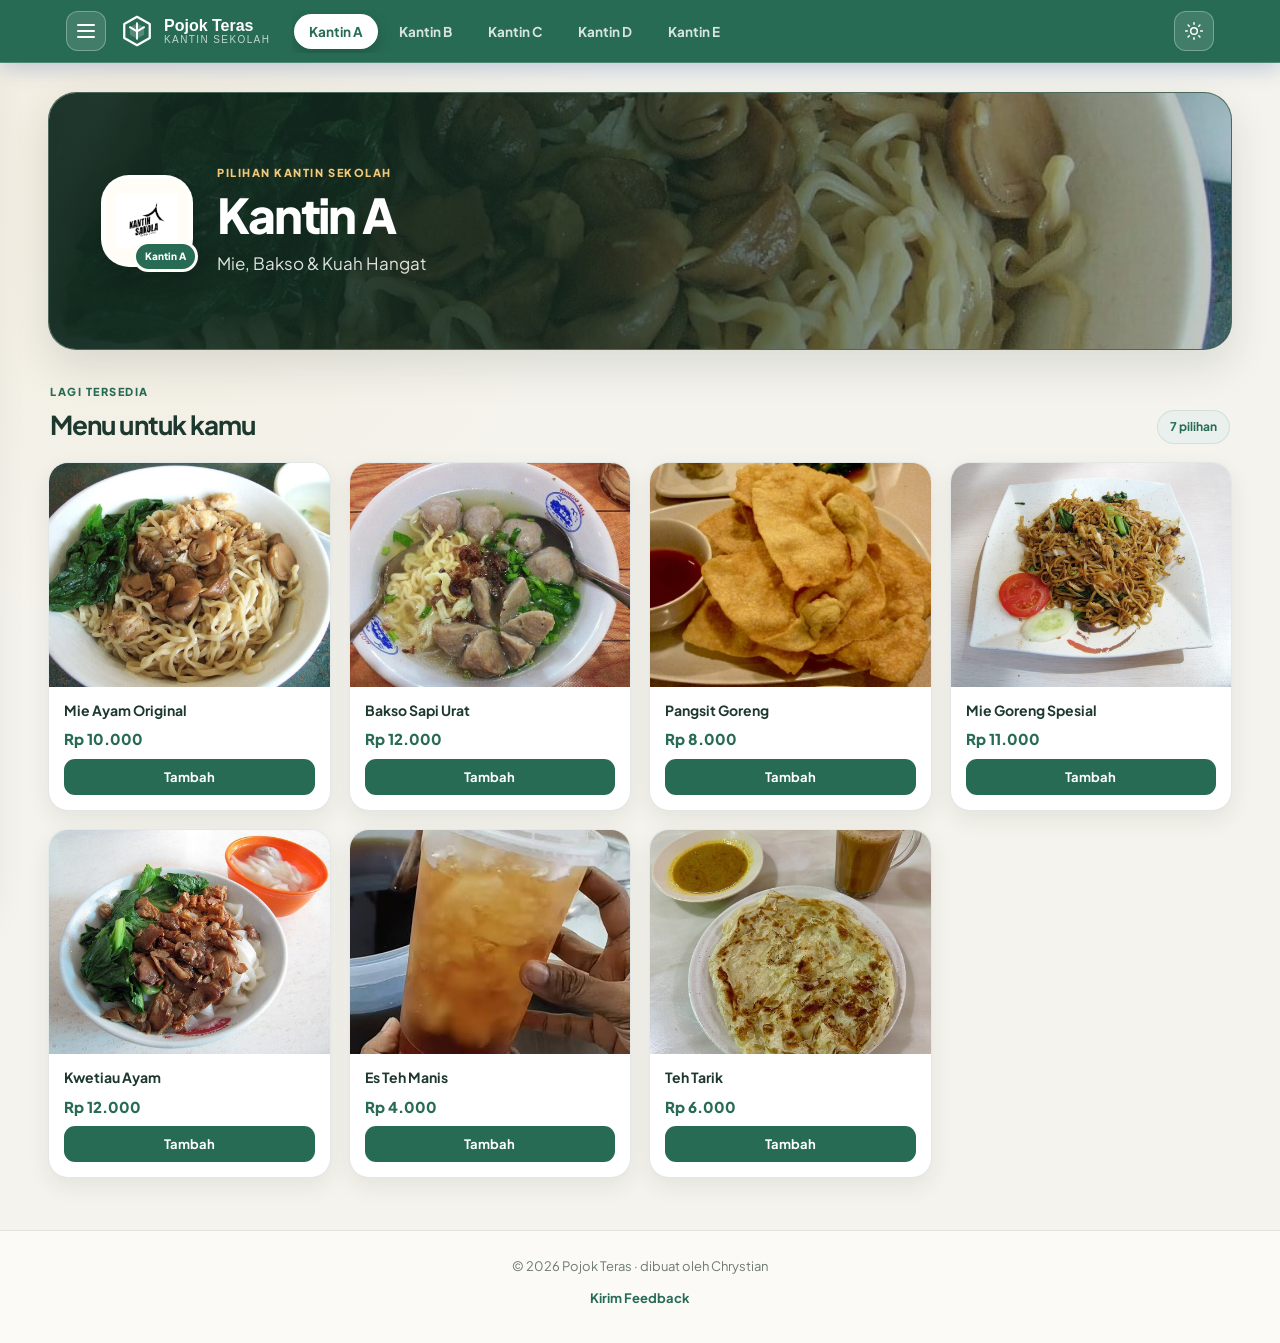
<file: index.html>
<!DOCTYPE html>
<html lang="id" data-theme="light">
<head>
  <meta charset="UTF-8" />
  <meta name="viewport" content="width=device-width, initial-scale=1.0" />
  <meta name="description" content="Pojok Teras - katalog menu kantin sekolah yang rapi per kantin." />
  <title>Pojok Teras</title>
  <link rel="stylesheet" href="style.css" />
</head>
<body>
  <header class="navbar">
    <div class="nav-inner">
      <button class="icon-btn hamburger" id="hamburger" type="button" aria-label="Buka menu akun" aria-expanded="false">
        <span></span><span></span><span></span>
      </button>
      <button class="brand" id="brandBtn" type="button" aria-label="Kembali ke beranda">
        <span class="brand-logo" aria-hidden="true">
          <svg viewBox="0 0 24 24" fill="none">
            <path d="M12 2 3 7v10l9 5 9-5V7l-9-5Z" stroke="currentColor" stroke-width="1.6" stroke-linejoin="round"/>
            <path d="M12 6.5 7 9.3v5.4l5 2.8 5-2.8V9.3L12 6.5Z" fill="currentColor" opacity=".22"/>
            <path d="M12 6.5v11" stroke="currentColor" stroke-width="1.4" stroke-linecap="round"/>
            <path d="M7 9.3l5 2.9 5-2.9" stroke="currentColor" stroke-width="1.4" stroke-linecap="round"/>
          </svg>
        </span>
        <span class="brand-text">
          <strong>Pojok Teras</strong>
          <small>Kantin Sekolah</small>
        </span>
      </button>

      <nav class="nav-links" id="navLinks" aria-label="Daftar kantin"></nav>

      <div class="nav-actions">
        <button class="icon-btn" id="themeToggle" type="button" aria-label="Ubah mode warna">
          <svg class="ico-sun" viewBox="0 0 24 24" width="20" height="20" fill="none" stroke="currentColor" stroke-width="1.8" stroke-linecap="round">
            <circle cx="12" cy="12" r="4"/><path d="M12 2v2M12 20v2M2 12h2M20 12h2M4.9 4.9l1.4 1.4M17.7 17.7l1.4 1.4M19.1 4.9l-1.4 1.4M6.3 17.7l-1.4 1.4"/>
          </svg>
          <svg class="ico-moon" viewBox="0 0 24 24" width="20" height="20" fill="none" stroke="currentColor" stroke-width="1.8" stroke-linecap="round" stroke-linejoin="round">
            <path d="M21 12.8A9 9 0 1 1 11.2 3a7 7 0 0 0 9.8 9.8Z"/>
          </svg>
        </button>
      </div>
    </div>
  </header>

  <div class="overlay" id="overlay" hidden></div>

  <aside class="account-panel" id="accountPanel" aria-hidden="true">
    <div class="account-head">
      <div class="avatar" id="accountAvatar">C</div>
      <div class="account-meta">
        <p class="account-name" id="accountName">Chrystian</p>
        <p class="account-id">ID <span id="accountId">000</span></p>
      </div>
      <button class="panel-close" id="panelClose" type="button" aria-label="Tutup menu">&times;</button>
    </div>

    <div class="account-body">
      <div class="panel-card">
        <button class="panel-toggle" id="feedbackToggle" type="button" aria-expanded="false" aria-controls="feedbackFormWrap">
          <span class="panel-toggle-text">
            <h3>Feedback</h3>
            <p class="muted">Bantu kami memperbaiki Pojok Teras.</p>
          </span>
          <svg class="toggle-chevron" viewBox="0 0 24 24" width="18" height="18" fill="none" stroke="currentColor" stroke-width="2.2" stroke-linecap="round" stroke-linejoin="round">
            <path d="m6 9 6 6 6-6" />
          </svg>
        </button>
        <div class="feedback-wrap" id="feedbackFormWrap">
          <form id="feedbackForm" novalidate>
            <label for="fbName">Nama</label>
            <input id="fbName" name="nama" type="text" placeholder="Nama kamu" required />

            <label for="fbTopic">Topik</label>
            <input id="fbTopic" name="topik" type="text" placeholder="Contoh: Menu / Tampilan" required />

            <label for="fbMessage">Pesan</label>
            <textarea id="fbMessage" name="pesan" rows="3" placeholder="Tulis masukanmu..." required></textarea>

            <button class="btn btn-primary" type="submit">Kirim Feedback</button>
          </form>
        </div>
      </div>
    </div>
  </aside>

  <main class="content">
    <div id="canteenSections"></div>
  </main>

  <footer class="footer">
    <p>&copy; <span id="year"></span> Pojok Teras &middot; dibuat oleh Chrystian</p>
    <a href="#" id="footerFeedback">Kirim Feedback</a>
  </footer>

  <!-- Bottom sheet (keranjang) -->
  <div class="sheet-wrap" id="sheetWrap" hidden>
    <section class="bottom-sheet collapsed" id="bottomSheet" role="dialog" aria-modal="false" aria-label="Keranjang pesanan">
      <button class="sheet-handle" id="sheetToggle" type="button" aria-expanded="false" aria-controls="sheetBody" aria-label="Perkecil atau perbesar keranjang">
        <span class="handle-bar"></span>
        <svg class="handle-chevron" viewBox="0 0 24 24" width="16" height="16" fill="none" stroke="currentColor" stroke-width="2.2" stroke-linecap="round" stroke-linejoin="round">
          <path d="m6 9 6 6 6-6" />
        </svg>
      </button>
      <div class="sheet-panel">
        <div class="sheet-head">
          <h2>Pesanan Kamu</h2>
          <span class="sheet-count" id="sheetCount">0 item</span>
        </div>
        <div class="sheet-body" id="sheetBody"></div>
      </div>
      <div class="sheet-foot">
        <div class="total-line">
          <span>Total Harga</span>
          <strong id="sheetTotal">Rp 0</strong>
        </div>
        <button class="btn btn-primary btn-block" id="sheetPay" type="button" disabled>Bayar</button>
      </div>
    </section>
  </div>

  <!-- Payment modal -->
  <div class="modal-wrap" id="payWrap" hidden>
    <div class="modal-backdrop" id="payBackdrop"></div>
    <section class="modal" role="dialog" aria-modal="true" aria-label="Konfirmasi pembayaran">
      <div class="modal-head">
        <h2>Konfirmasi Pembayaran</h2>
        <button class="panel-close" id="payClose" type="button" aria-label="Tutup">&times;</button>
      </div>
      <div class="modal-body">
        <div class="pay-list" id="payList"></div>
        <div class="grand-total">
          <span>Total Bayar</span>
          <strong id="payTotal">Rp 0</strong>
        </div>
        <div class="pay-methods">
          <p class="pay-methods-title">Metode Pembayaran</p>
          <div class="method-grid">
            <label class="method"><input type="radio" name="payMethod" value="QRIS" /><span>QRIS</span></label>
            <label class="method"><input type="radio" name="payMethod" value="GoPay" /><span>GoPay</span></label>
            <label class="method"><input type="radio" name="payMethod" value="DANA" /><span>DANA</span></label>
            <label class="method"><input type="radio" name="payMethod" value="ShopeePay" /><span>ShopeePay</span></label>
          </div>
          <p class="pay-error" id="payError" hidden>Silakan pilih metode pembayaran terlebih dahulu.</p>
        </div>
      </div>
      <div class="modal-foot">
        <button class="btn btn-ghost" id="payCancel" type="button">Batal</button>
        <button class="btn btn-primary" id="payConfirm" type="button">Bayar</button>
      </div>
    </section>
  </div>

  <div class="toast" id="toast" role="status" aria-live="polite"></div>

  <script src="script.js"></script>
</body>
</html>
</file>
<file: style.css>
@font-face {
  font-family: "Plus Jakarta Sans";
  font-style: normal;
  font-weight: 400 800;
  font-display: swap;
  src: url("fonts/pjs-latin-ext.woff2") format("woff2");
  unicode-range: U+0100-02BA, U+02BD-02C5, U+02C7-02CC, U+02CE-02D7, U+02DD-02FF, U+0304, U+0308, U+0329, U+1D00-1DBF, U+1E00-1E9F, U+1EF2-1EFF, U+2020, U+20A0-20AB, U+20AD-20C4, U+2113, U+2C60-2C7F, U+A720-A7FF;
}
@font-face {
  font-family: "Plus Jakarta Sans";
  font-style: normal;
  font-weight: 400 800;
  font-display: swap;
  src: url("fonts/pjs-latin.woff2") format("woff2");
  unicode-range: U+0000-00FF, U+0131, U+0152-0153, U+02BB-02BC, U+02C6, U+02DA, U+02DC, U+0304, U+0308, U+0329, U+2000-206F, U+20AC, U+2122, U+2191, U+2193, U+2212, U+2215, U+FEFF, U+FFFD;
}

:root {
  --primary: #276b55;
  --primary-2: #3c866b;
  --accent: #e9aa4a;
  --bg: #f4f3ed;
  --bg-2: #fbfaf6;
  --surface: rgba(255, 255, 255, 0.94);
  --surface-solid: #ffffff;
  --text: #1d382e;
  --muted: #6d7b72;
  --border: rgba(29, 56, 46, 0.12);
  --shadow: 0 16px 42px rgba(34, 52, 43, 0.12);
  --shadow-sm: 0 8px 22px rgba(34, 52, 43, 0.08);
  --danger: #e23b3b;
  --nav-h: 62px;
  --radius: 18px;
}

[data-theme="dark"] {
  --primary: #69b692;
  --primary-2: #438d6d;
  --accent: #e9aa4a;
  --bg: #111a16;
  --bg-2: #18251e;
  --surface: rgba(27, 41, 33, 0.94);
  --surface-solid: #1b2921;
  --text: #edf4ed;
  --muted: #a3b2a7;
  --border: rgba(181, 211, 190, 0.16);
  --shadow: 0 14px 36px rgba(0, 0, 0, 0.32);
  --shadow-sm: 0 8px 20px rgba(0, 0, 0, 0.22);
}

* { box-sizing: border-box; }

html { scroll-behavior: smooth; }

body {
  margin: 0;
  font-family: "Plus Jakarta Sans", system-ui, -apple-system, "Segoe UI", sans-serif;
  color: var(--text);
  background:
    radial-gradient(ellipse at 10% 12%, color-mix(in srgb, var(--accent) 8%, transparent), transparent 30rem),
    var(--bg);
  min-height: 100vh;
  line-height: 1.5;
  -webkit-font-smoothing: antialiased;
  transition: background 0.35s ease, color 0.35s ease;
}

/* ===== Navbar ===== */
.navbar {
  position: fixed;
  top: 0;
  left: 0;
  right: 0;
  z-index: 60;
  background: var(--primary);
  border-bottom: 1px solid color-mix(in srgb, #fff 18%, transparent);
  box-shadow: 0 6px 20px rgba(11, 61, 145, 0.22);
}

.nav-inner {
  position: relative;
  max-width: 1180px;
  margin: 0 auto;
  height: var(--nav-h);
  padding: 0 16px;
  display: flex;
  align-items: center;
  gap: 14px;
}

.brand {
  display: flex;
  align-items: center;
  gap: 10px;
  border: 0;
  background: none;
  cursor: pointer;
  color: #fff;
  padding: 0;
  flex-shrink: 0;
}

.brand-logo { width: 34px; height: 34px; display: grid; place-items: center; }
.brand-logo svg { width: 34px; height: 34px; }

.brand-text { display: flex; flex-direction: column; text-align: left; line-height: 1.1; }
.brand-text strong {
  font-size: 16px;
  font-weight: 800;
  color: #fff;
  -webkit-text-fill-color: #fff;
}
.brand-text small { font-size: 10px; color: rgba(255, 255, 255, 0.72); letter-spacing: 0.14em; text-transform: uppercase; }

.nav-links {
  display: flex;
  gap: 6px;
  margin-left: 8px;
  flex: 1;
  min-width: 0;
  overflow-x: auto;
  scrollbar-width: none;
  padding: 4px 2px;
}
.nav-links::-webkit-scrollbar { display: none; }

.nav-link {
  border: 1px solid transparent;
  background: transparent;
  color: rgba(255, 255, 255, 0.82);
  font-family: inherit;
  font-weight: 700;
  font-size: 13.5px;
  padding: 8px 14px;
  border-radius: 999px;
  cursor: pointer;
  white-space: nowrap;
  transition: all 0.2s ease;
}
.nav-link:hover { color: #fff; background: rgba(255, 255, 255, 0.16); }
.nav-link.active {
  color: var(--primary);
  background: #fff;
  box-shadow: 0 6px 16px rgba(0, 0, 0, 0.18);
}

.nav-actions { display: flex; align-items: center; gap: 8px; flex-shrink: 0; }

.icon-btn {
  position: relative;
  width: 40px;
  height: 40px;
  border-radius: 12px;
  border: 1px solid rgba(255, 255, 255, 0.3);
  background: rgba(255, 255, 255, 0.12);
  color: #fff;
  display: grid;
  place-items: center;
  cursor: pointer;
  transition: transform 0.15s ease, background 0.2s ease, color 0.2s ease;
}
.icon-btn:hover { color: #fff; background: rgba(255, 255, 255, 0.24); transform: translateY(-1px); }
.icon-btn:active { transform: translateY(0) scale(0.96); }

#themeToggle .ico-moon { display: none; }
[data-theme="dark"] #themeToggle .ico-sun { display: none; }
[data-theme="dark"] #themeToggle .ico-moon { display: block; }

.hamburger { display: block; position: relative; }
.hamburger span {
  position: absolute;
  left: 50%;
  top: 50%;
  width: 18px;
  height: 2px;
  border-radius: 2px;
  background: currentColor;
  transform: translate(-50%, -50%);
  transition: transform 0.25s ease, opacity 0.2s ease;
}
.hamburger span:nth-child(1) { transform: translate(-50%, calc(-50% - 6px)); }
.hamburger span:nth-child(3) { transform: translate(-50%, calc(-50% + 6px)); }
.hamburger[aria-expanded="true"] span:nth-child(1) { transform: translate(-50%, -50%) rotate(45deg); }
.hamburger[aria-expanded="true"] span:nth-child(2) { opacity: 0; }
.hamburger[aria-expanded="true"] span:nth-child(3) { transform: translate(-50%, -50%) rotate(-45deg); }

/* ===== Overlay ===== */
.overlay {
  position: fixed;
  inset: var(--nav-h) 0 0 0;
  background: rgba(4, 12, 30, 0.5);
  backdrop-filter: blur(2px);
  z-index: 55;
  animation: fade 0.25s ease;
}
.overlay[hidden] { display: none; }

@keyframes fade { from { opacity: 0; } to { opacity: 1; } }

/* ===== Account panel ===== */
.account-panel {
  position: fixed;
  top: var(--nav-h);
  left: 0;
  width: min(360px, 88vw);
  height: calc(100dvh - var(--nav-h));
  background: var(--bg-2);
  border-right: 1px solid var(--border);
  z-index: 58;
  display: flex;
  flex-direction: column;
  transform: translateX(-105%);
  transition: transform 0.32s cubic-bezier(0.4, 0, 0.2, 1);
  box-shadow: var(--shadow);
}
.account-panel.open { transform: translateX(0); }

.account-head {
  display: flex;
  align-items: center;
  gap: 12px;
  padding: 18px 18px 14px;
  border-bottom: 1px solid var(--border);
  background: linear-gradient(120deg, color-mix(in srgb, var(--primary) 12%, transparent), transparent);
}
.avatar {
  width: 46px;
  height: 46px;
  border-radius: 14px;
  display: grid;
  place-items: center;
  font-weight: 800;
  font-size: 20px;
  color: #fff;
  background: linear-gradient(140deg, var(--primary), var(--accent));
  flex-shrink: 0;
}
.account-meta { flex: 1; min-width: 0; }
.account-name { margin: 0; font-weight: 800; font-size: 16px; }
.account-id { margin: 2px 0 0; font-size: 12px; color: var(--muted); letter-spacing: 0.08em; }
.account-id span { font-weight: 800; color: var(--primary); }

.panel-close {
  border: 0;
  background: transparent;
  color: var(--muted);
  font-size: 26px;
  line-height: 1;
  cursor: pointer;
  width: 34px;
  height: 34px;
  border-radius: 10px;
}
.panel-close:hover { background: color-mix(in srgb, var(--primary) 12%, transparent); color: var(--primary); }

.account-body { padding: 16px; overflow-y: auto; }
.panel-card {
  background: var(--surface);
  border: 1px solid var(--border);
  border-radius: var(--radius);
  padding: 16px;
  box-shadow: var(--shadow-sm);
}
.panel-card h3 { margin: 0 0 4px; font-size: 15px; }
.panel-card .muted { margin: 0; font-size: 12.5px; color: var(--muted); }

.panel-toggle {
  width: 100%;
  display: flex;
  align-items: center;
  justify-content: space-between;
  gap: 10px;
  border: 0;
  background: transparent;
  padding: 0;
  cursor: pointer;
  text-align: left;
  color: var(--text);
  font-family: inherit;
}
.panel-toggle-text { display: block; }
.panel-toggle:hover h3 { color: var(--primary); }
.panel-toggle .toggle-chevron {
  flex-shrink: 0;
  color: var(--muted);
  transition: transform 0.28s ease, color 0.2s ease;
}
.panel-toggle:hover .toggle-chevron { color: var(--primary); }
.panel-toggle[aria-expanded="true"] .toggle-chevron { transform: rotate(180deg); }

.feedback-wrap {
  overflow: hidden;
  max-height: 0;
  opacity: 0;
  transition: max-height 0.34s cubic-bezier(0.4, 0, 0.2, 1), opacity 0.25s ease;
}
.feedback-wrap.open { max-height: 520px; opacity: 1; }
.feedback-wrap form { padding-top: 12px; }

/* ===== Forms ===== */
form label {
  display: block;
  font-size: 12px;
  font-weight: 700;
  margin: 10px 0 5px;
  color: var(--text);
}
input, textarea {
  width: 100%;
  font-family: inherit;
  font-size: 13.5px;
  color: var(--text);
  background: var(--bg-2);
  border: 1px solid var(--border);
  border-radius: 12px;
  padding: 10px 12px;
  resize: vertical;
  transition: border-color 0.2s ease, box-shadow 0.2s ease;
}
input:focus, textarea:focus {
  outline: none;
  border-color: var(--primary-2);
  box-shadow: 0 0 0 3px color-mix(in srgb, var(--primary-2) 22%, transparent);
}

/* ===== Buttons ===== */
.btn {
  font-family: inherit;
  font-weight: 700;
  font-size: 14px;
  border-radius: 12px;
  padding: 11px 18px;
  border: 1px solid transparent;
  cursor: pointer;
  transition: transform 0.15s ease, filter 0.2s ease, background 0.2s ease;
}
.btn:active { transform: scale(0.98); }
.btn-primary {
  color: #fff;
  background: linear-gradient(120deg, var(--primary), var(--primary-2));
  box-shadow: 0 8px 20px rgba(47, 126, 240, 0.35);
}
.btn-primary:hover { filter: brightness(1.08); }
.btn-primary:disabled { opacity: 0.5; cursor: not-allowed; box-shadow: none; filter: none; }
.btn-ghost { background: transparent; border-color: var(--border); color: var(--text); }
.btn-ghost:hover { background: color-mix(in srgb, var(--primary) 10%, transparent); }
.btn-block { width: 100%; margin-top: 12px; }

/* ===== Content ===== */
.content {
  width: 100%;
  max-width: 1240px;
  margin: 0 auto;
  padding: calc(var(--nav-h) + 30px) 24px 52px;
}

.canteen-section { display: none; animation: rise 0.4s ease; }
.canteen-section.active { display: block; }

@keyframes rise { from { opacity: 0; transform: translateY(14px); } to { opacity: 1; transform: none; } }

.section-hero {
  position: relative;
  isolation: isolate;
  display: flex;
  align-items: center;
  gap: 24px;
  min-height: 258px;
  overflow: hidden;
  padding: clamp(24px, 5vw, 52px);
  border: 1px solid rgba(255, 255, 255, 0.18);
  border-radius: 28px;
  color: #fff;
  background: #254537;
  box-shadow: var(--shadow);
}
.section-hero::after {
  content: "";
  position: absolute;
  z-index: -1;
  inset: 0;
  background: linear-gradient(90deg, rgba(17, 41, 31, 0.94) 0%, rgba(17, 41, 31, 0.8) 44%, rgba(17, 41, 31, 0.24) 100%);
}
.section-hero-image {
  position: absolute;
  z-index: -2;
  inset: 0;
  width: 100%;
  height: 100%;
  object-fit: cover;
  object-position: center 54%;
}
.store-avatar {
  position: relative;
  display: grid;
  width: 92px;
  height: 92px;
  place-items: center;
  flex: 0 0 92px;
  border: 4px solid rgba(255, 255, 255, 0.92);
  border-radius: 28px;
  color: var(--primary);
  background: #fffdf6;
  box-shadow: 0 12px 28px rgba(0, 0, 0, 0.2);
}
.store-mark { width: 62px; height: 62px; object-fit: contain; }
.store-name-badge {
  position: absolute;
  right: -9px;
  bottom: -9px;
  padding: 5px 9px;
  border: 3px solid #fffdf6;
  border-radius: 999px;
  color: #fff;
  background: var(--primary);
  font-size: 10px;
  font-weight: 800;
  white-space: nowrap;
}
.hero-copy { max-width: 590px; }
.hero-eyebrow,
.section-kicker {
  margin: 0 0 7px;
  font-size: 11px;
  font-weight: 800;
  letter-spacing: 0.14em;
  text-transform: uppercase;
}
.hero-eyebrow { color: #f3c878; }
.hero-copy h2 {
  margin: 0;
  color: #fff;
  font-size: clamp(30px, 5vw, 48px);
  font-weight: 800;
  letter-spacing: -0.045em;
  line-height: 1.08;
}
.hero-description {
  margin: 11px 0 0;
  color: rgba(255, 255, 255, 0.86);
  font-size: clamp(14px, 2vw, 17px);
}

.section-heading {
  display: flex;
  align-items: end;
  justify-content: space-between;
  gap: 14px;
  margin: 34px 2px 18px;
}
.section-kicker { color: var(--primary); margin-bottom: 4px; }
.section-heading h3 {
  margin: 0;
  font-size: clamp(20px, 3vw, 26px);
  letter-spacing: -0.035em;
}
.section-heading .count {
  font-size: 12px;
  font-weight: 700;
  color: var(--primary);
  background: color-mix(in srgb, var(--primary) 10%, var(--surface-solid));
  border: 1px solid color-mix(in srgb, var(--primary) 12%, transparent);
  padding: 7px 12px;
  border-radius: 999px;
  white-space: nowrap;
}

.grid {
  display: grid;
  grid-template-columns: repeat(2, minmax(0, 1fr));
  gap: 18px;
}

.card {
  background: var(--surface-solid);
  border: 1px solid var(--border);
  border-radius: 20px;
  overflow: hidden;
  display: flex;
  flex-direction: column;
  box-shadow: var(--shadow-sm);
  transition: transform 0.22s ease, box-shadow 0.22s ease, border-color 0.2s ease;
}
.card:hover {
  transform: translateY(-4px);
  border-color: color-mix(in srgb, var(--primary) 32%, var(--border));
  box-shadow: var(--shadow);
}

.card-media {
  position: relative;
  aspect-ratio: 5 / 4;
  background: var(--bg);
  overflow: hidden;
}
.card-media img {
  width: 100%;
  height: 100%;
  object-fit: cover;
  display: block;
  transition: transform 0.35s ease;
}
.card:hover .card-media img { transform: scale(1.035); }

.card-body { padding: 14px 15px 15px; display: flex; flex-direction: column; gap: 8px; flex: 1; }
.card-name { font-size: 14px; font-weight: 700; margin: 0; line-height: 1.4; }
.card-price { font-size: 15px; font-weight: 800; color: var(--primary); margin: 0; }
.card-foot { margin-top: auto; }

.card-add {
  width: 100%;
  border: 0;
  border-radius: 11px;
  padding: 10px;
  font-family: inherit;
  font-weight: 700;
  font-size: 13px;
  color: #fff;
  background: var(--primary);
  cursor: pointer;
  transition: filter 0.2s ease;
}
.card-add:hover { filter: brightness(1.12); }

.stepper {
  display: flex;
  align-items: center;
  justify-content: space-between;
  background: color-mix(in srgb, var(--primary) 10%, transparent);
  border-radius: 10px;
  padding: 3px;
}
.stepper button {
  width: 30px;
  height: 30px;
  border-radius: 8px;
  border: 0;
  font-size: 18px;
  font-weight: 800;
  line-height: 1;
  color: var(--primary);
  background: var(--surface-solid);
  cursor: pointer;
  display: grid;
  place-items: center;
}
.stepper button:hover { background: var(--primary); color: #fff; }
.stepper .qty { font-weight: 800; font-size: 14px; min-width: 24px; text-align: center; }

/* ===== Bottom sheet (persistent) ===== */
.sheet-wrap {
  position: fixed;
  left: 0;
  right: 0;
  bottom: 0;
  z-index: 70;
  display: flex;
  justify-content: center;
  padding: 0 12px 12px;
  pointer-events: none;
}
.sheet-wrap[hidden] { display: none; }

.bottom-sheet {
  pointer-events: auto;
  position: relative;
  width: 100%;
  max-width: 620px;
  background: var(--bg-2);
  border: 1px solid var(--border);
  border-radius: 20px;
  display: flex;
  flex-direction: column;
  overflow: hidden;
  box-shadow: 0 -12px 42px rgba(4, 20, 50, 0.3);
  animation: sheetUp 0.34s cubic-bezier(0.4, 0, 0.2, 1);
  will-change: transform;
}
.bottom-sheet::before {
  content: "";
  position: absolute;
  top: 0;
  left: 0;
  right: 0;
  height: 3px;
  background: linear-gradient(90deg, var(--primary), var(--accent));
  opacity: 0.9;
}
@keyframes sheetUp { from { transform: translateY(120%); } to { transform: none; } }

.sheet-handle {
  position: relative;
  border: 0;
  background: transparent;
  padding: 12px 0 6px;
  display: flex;
  align-items: center;
  justify-content: center;
  cursor: grab;
  touch-action: none;
}
.sheet-handle:active { cursor: grabbing; }
.sheet-handle:focus-visible { outline: 2px solid var(--primary-2); outline-offset: -4px; }
.handle-bar { width: 46px; height: 5px; border-radius: 999px; background: var(--border); transition: background 0.2s ease, width 0.2s ease; }
.sheet-handle:hover .handle-bar { background: var(--primary-2); width: 60px; }
.handle-chevron {
  position: absolute;
  right: 16px;
  top: 50%;
  transform: translateY(-50%);
  color: var(--muted);
  transition: transform 0.3s ease;
}
.bottom-sheet.collapsed .handle-chevron { transform: translateY(-50%) rotate(180deg); }

.sheet-panel {
  max-height: 58dvh;
  overflow-y: auto;
  overscroll-behavior: contain;
  scrollbar-width: thin;
  transition: max-height 0.34s cubic-bezier(0.4, 0, 0.2, 1), opacity 0.28s ease;
}
.bottom-sheet.collapsed .sheet-panel { max-height: 0; opacity: 0; }
.sheet-panel::-webkit-scrollbar { width: 8px; }
.sheet-panel::-webkit-scrollbar-thumb { background: color-mix(in srgb, var(--primary) 30%, transparent); border-radius: 999px; }

.sheet-head { display: flex; align-items: center; justify-content: space-between; gap: 10px; padding: 2px 18px 10px; }
.sheet-head h2 { margin: 0; font-size: 16px; }
.sheet-count {
  font-size: 11.5px;
  font-weight: 700;
  color: var(--primary);
  background: color-mix(in srgb, var(--primary) 12%, transparent);
  padding: 4px 10px;
  border-radius: 999px;
  white-space: nowrap;
}
.sheet-body { padding: 0 14px 10px; }

.cart-item {
  display: flex;
  gap: 12px;
  align-items: center;
  padding: 11px 0;
  border-bottom: 1px dashed var(--border);
}
.cart-item:last-child { border-bottom: 0; }
.cart-thumb { width: 54px; height: 54px; border-radius: 12px; object-fit: cover; flex-shrink: 0; background: var(--bg); }
.cart-info { flex: 1; min-width: 0; }
.cart-info h4 { margin: 0 0 2px; font-size: 13.5px; }
.cart-origin { margin: 0 0 2px; color: var(--primary); font-size: 11.5px; font-weight: 800; }
.cart-unit { font-size: 12px; color: var(--muted); margin: 0; }
.cart-sub { font-size: 13px; font-weight: 800; color: var(--primary); margin: 2px 0 0; }
.cart-stepper { display: flex; align-items: center; gap: 8px; flex-shrink: 0; }
.cart-stepper button {
  width: 30px; height: 30px; border-radius: 9px;
  border: 1px solid var(--border); background: var(--surface-solid);
  color: var(--primary); font-weight: 800; font-size: 17px; cursor: pointer;
  display: grid; place-items: center;
}
.cart-stepper button:hover { background: var(--primary); color: #fff; border-color: var(--primary); }
.cart-stepper .qty { min-width: 20px; text-align: center; font-weight: 800; }

.sheet-foot {
  padding: 12px 18px calc(16px + env(safe-area-inset-bottom));
  border-top: 1px solid var(--border);
  background: linear-gradient(180deg, transparent, color-mix(in srgb, var(--primary) 5%, transparent));
  display: flex;
  align-items: center;
  gap: 14px;
}
.total-line { display: flex; flex-direction: column; gap: 1px; margin-right: auto; }
.total-line span { color: var(--muted); font-size: 11.5px; font-weight: 700; letter-spacing: 0.02em; }
.total-line strong { font-size: 20px; color: var(--primary); line-height: 1.1; }
.sheet-foot .btn-block { width: auto; margin-top: 0; padding: 13px 26px; flex-shrink: 0; }

/* ===== Empty cart ===== */
.empty-cart { text-align: center; padding: 32px 16px; color: var(--muted); }
.empty-cart .emoji { font-size: 40px; display: block; margin-bottom: 8px; }

/* ===== Payment modal ===== */
.modal-wrap { position: fixed; inset: 0; z-index: 80; display: grid; place-items: center; padding: 16px; }
.modal-wrap[hidden] { display: none; }
.modal-backdrop { position: absolute; inset: 0; background: rgba(4, 12, 30, 0.6); animation: fade 0.25s ease; }
.modal {
  position: relative;
  width: 100%;
  max-width: 460px;
  max-height: 88dvh;
  background: var(--bg-2);
  border: 1px solid var(--border);
  border-radius: 22px;
  display: flex;
  flex-direction: column;
  overflow: hidden;
  box-shadow: var(--shadow);
  animation: pop 0.28s cubic-bezier(0.34, 1.4, 0.64, 1);
}
@keyframes pop { from { opacity: 0; transform: scale(0.94) translateY(10px); } to { opacity: 1; transform: none; } }
.modal-head { display: flex; align-items: center; justify-content: space-between; padding: 16px 18px 10px; }
.modal-head h2 { margin: 0; font-size: 17px; }
.modal-body { padding: 0 18px 16px; overflow-y: auto; }

.pay-list { display: flex; flex-direction: column; }
.pay-row { display: flex; justify-content: space-between; gap: 10px; padding: 9px 0; border-bottom: 1px dashed var(--border); font-size: 13px; }
.pay-row:last-child { border-bottom: 0; }
.pay-row .pay-name { font-weight: 700; }
.pay-row .pay-origin { display: block; color: var(--primary); font-size: 11.5px; font-weight: 700; }
.pay-row .pay-qty { color: var(--muted); font-size: 12px; display: block; }
.pay-row .pay-amt { font-weight: 700; white-space: nowrap; }

.grand-total { display: flex; justify-content: space-between; align-items: center; padding: 13px 14px; margin: 10px 0 16px; border-radius: 14px; background: linear-gradient(120deg, var(--primary), var(--primary-2)); color: #fff; }
.grand-total strong { font-size: 19px; }

.pay-methods-title { font-size: 13px; font-weight: 700; margin: 0 0 10px; }
.method-grid { display: grid; grid-template-columns: repeat(2, minmax(0, 1fr)); gap: 10px; }
.method { position: relative; cursor: pointer; }
.method input { position: absolute; opacity: 0; pointer-events: none; }
.method span {
  display: block;
  text-align: center;
  padding: 12px;
  border-radius: 12px;
  border: 1.5px solid var(--border);
  font-weight: 700;
  font-size: 13.5px;
  color: var(--text);
  transition: all 0.18s ease;
}
.method input:checked + span {
  border-color: var(--primary);
  background: color-mix(in srgb, var(--primary) 14%, transparent);
  color: var(--primary);
  box-shadow: 0 0 0 3px color-mix(in srgb, var(--primary) 16%, transparent);
}
.method input:focus-visible + span { outline: 2px solid var(--primary-2); outline-offset: 2px; }
.pay-error { color: var(--danger); font-size: 12.5px; font-weight: 700; margin: 10px 0 0; }
.pay-error[hidden] { display: none; }

.modal-foot { display: flex; gap: 10px; padding: 14px 18px; border-top: 1px solid var(--border); }
.modal-foot .btn { flex: 1; }

/* ===== Toast ===== */
.toast {
  position: fixed;
  left: 50%;
  bottom: 26px;
  transform: translate(-50%, 20px);
  z-index: 100;
  background: linear-gradient(120deg, var(--primary), var(--primary-2));
  color: #fff;
  font-weight: 700;
  font-size: 14px;
  padding: 13px 20px;
  border-radius: 14px;
  box-shadow: var(--shadow);
  opacity: 0;
  pointer-events: none;
  transition: opacity 0.3s ease, transform 0.3s ease;
  max-width: calc(100vw - 32px);
  text-align: center;
}
.toast.show { opacity: 1; transform: translate(-50%, 0); }

/* ===== Footer ===== */
.footer {
  text-align: center;
  padding: 26px 16px 34px;
  border-top: 1px solid var(--border);
  background: var(--bg-2);
}
.footer p { margin: 0 0 8px; font-size: 13px; color: var(--muted); }
.footer a { font-size: 13px; font-weight: 700; color: var(--primary); text-decoration: none; }
.footer a:hover { text-decoration: underline; }

/* ===== Polish ===== */
a:focus-visible,
button:focus-visible,
input:focus-visible,
textarea:focus-visible,
label.method:focus-within {
  outline: 2px solid var(--primary-2);
  outline-offset: 2px;
}

body.cart-active { padding-bottom: 132px; }

/* ===== Responsive: tablet ===== */
@media (min-width: 640px) {
  .content { max-width: min(94%, 1240px); }
  .grid { grid-template-columns: repeat(3, minmax(0, 1fr)); gap: 14px; }
}

/* ===== Responsive: desktop ===== */
@media (min-width: 1024px) {
  .content { max-width: 1240px; padding-left: 28px; padding-right: 28px; }
  .grid { grid-template-columns: repeat(4, minmax(0, 1fr)); gap: 18px; }
  .bottom-sheet { margin-bottom: 0; }
}

@media (max-width: 520px) {
  .brand-text small { display: none; }
  .icon-btn { width: 38px; height: 38px; }
  .nav-inner { padding: 0 12px; gap: 8px; }
  .content { padding: calc(var(--nav-h) + 20px) 16px 38px; }
  .section-hero {
    min-height: 270px;
    flex-direction: column;
    justify-content: center;
    gap: 15px;
    padding: 25px 20px;
    text-align: center;
    border-radius: 22px;
  }
  .section-hero::after {
    background: linear-gradient(180deg, rgba(17, 41, 31, 0.65), rgba(17, 41, 31, 0.92));
  }
  .store-avatar { width: 78px; height: 78px; flex-basis: 78px; border-radius: 24px; }
  .store-mark { width: 54px; height: 54px; }
  .hero-copy h2 { font-size: 34px; }
  .hero-description { margin-top: 8px; }
  .section-heading { margin-top: 27px; }
  .grid { gap: 12px; }
  .card { border-radius: 16px; }
  .card-body { padding: 11px; }
  .card-name { font-size: 13px; }
}

@media (prefers-reduced-motion: reduce) {
  * { animation-duration: 0.001ms !important; transition-duration: 0.001ms !important; }
  html { scroll-behavior: auto; }
}
</file>
